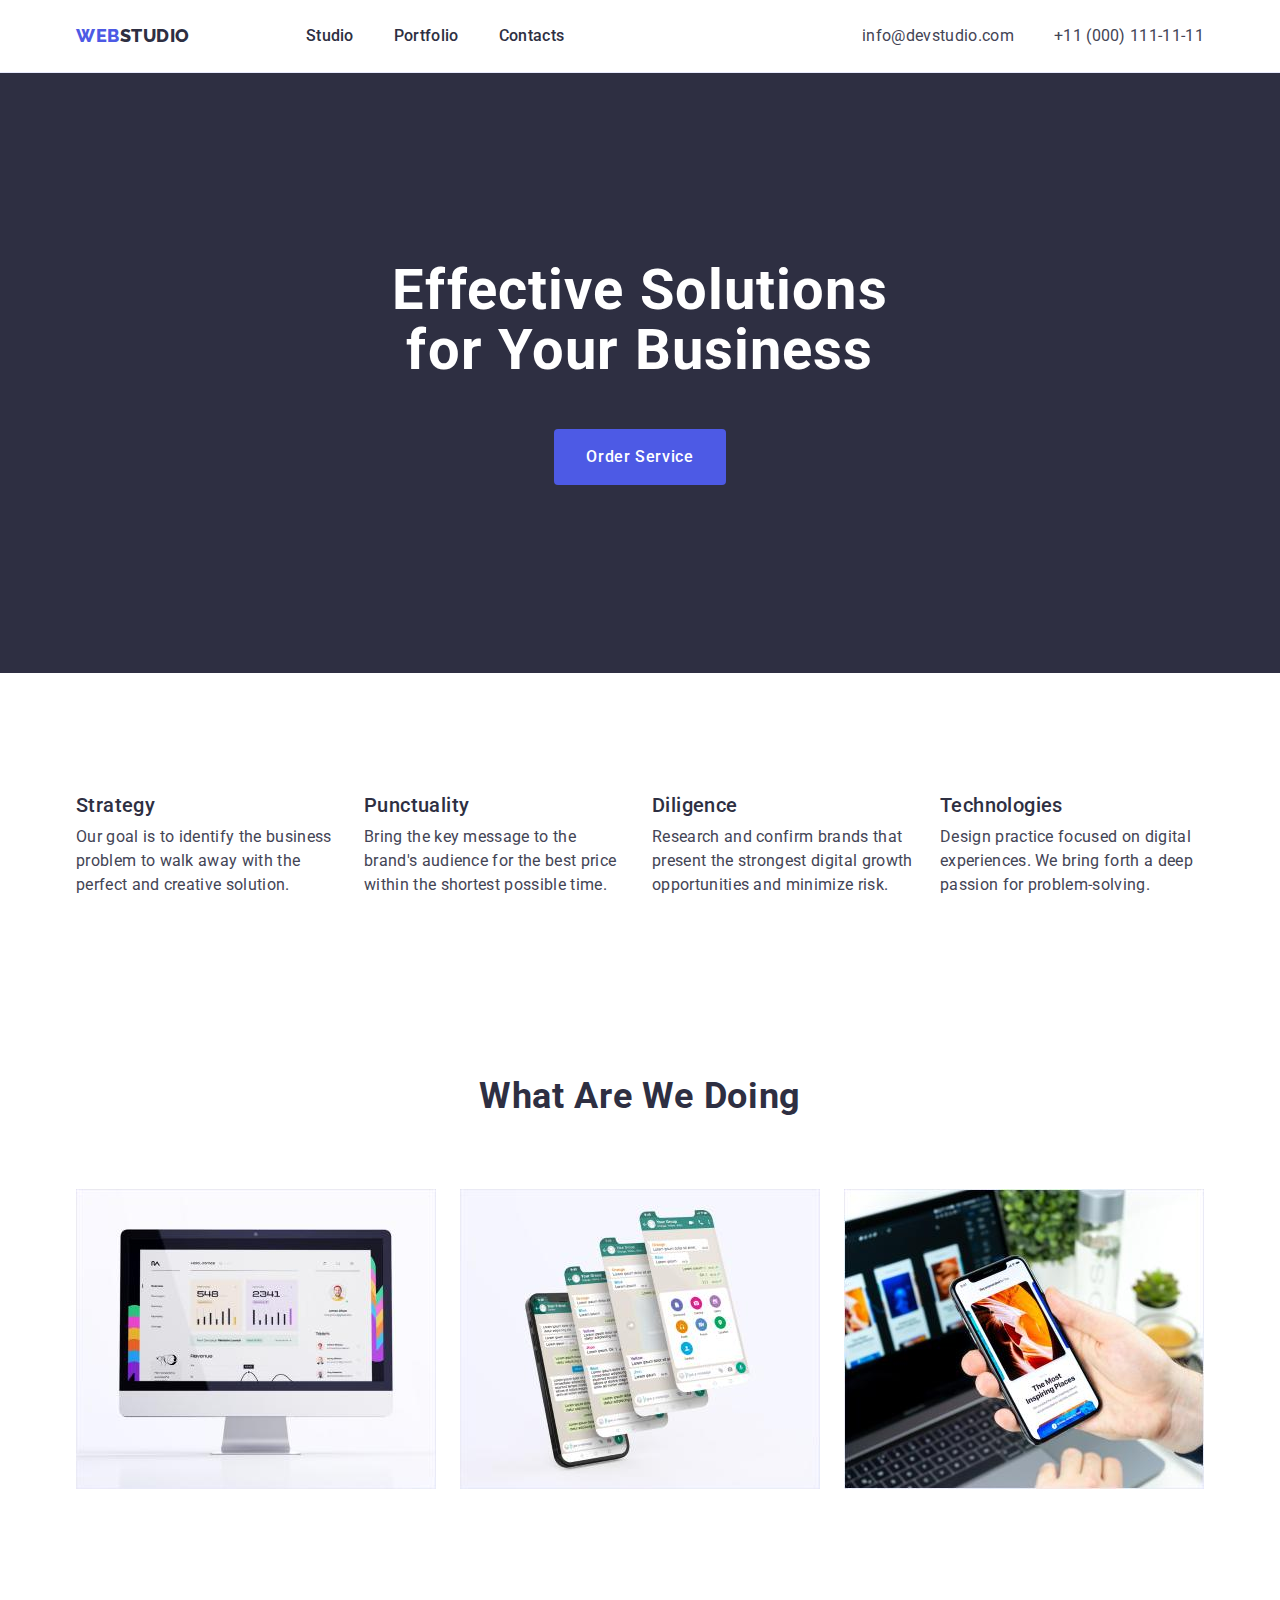
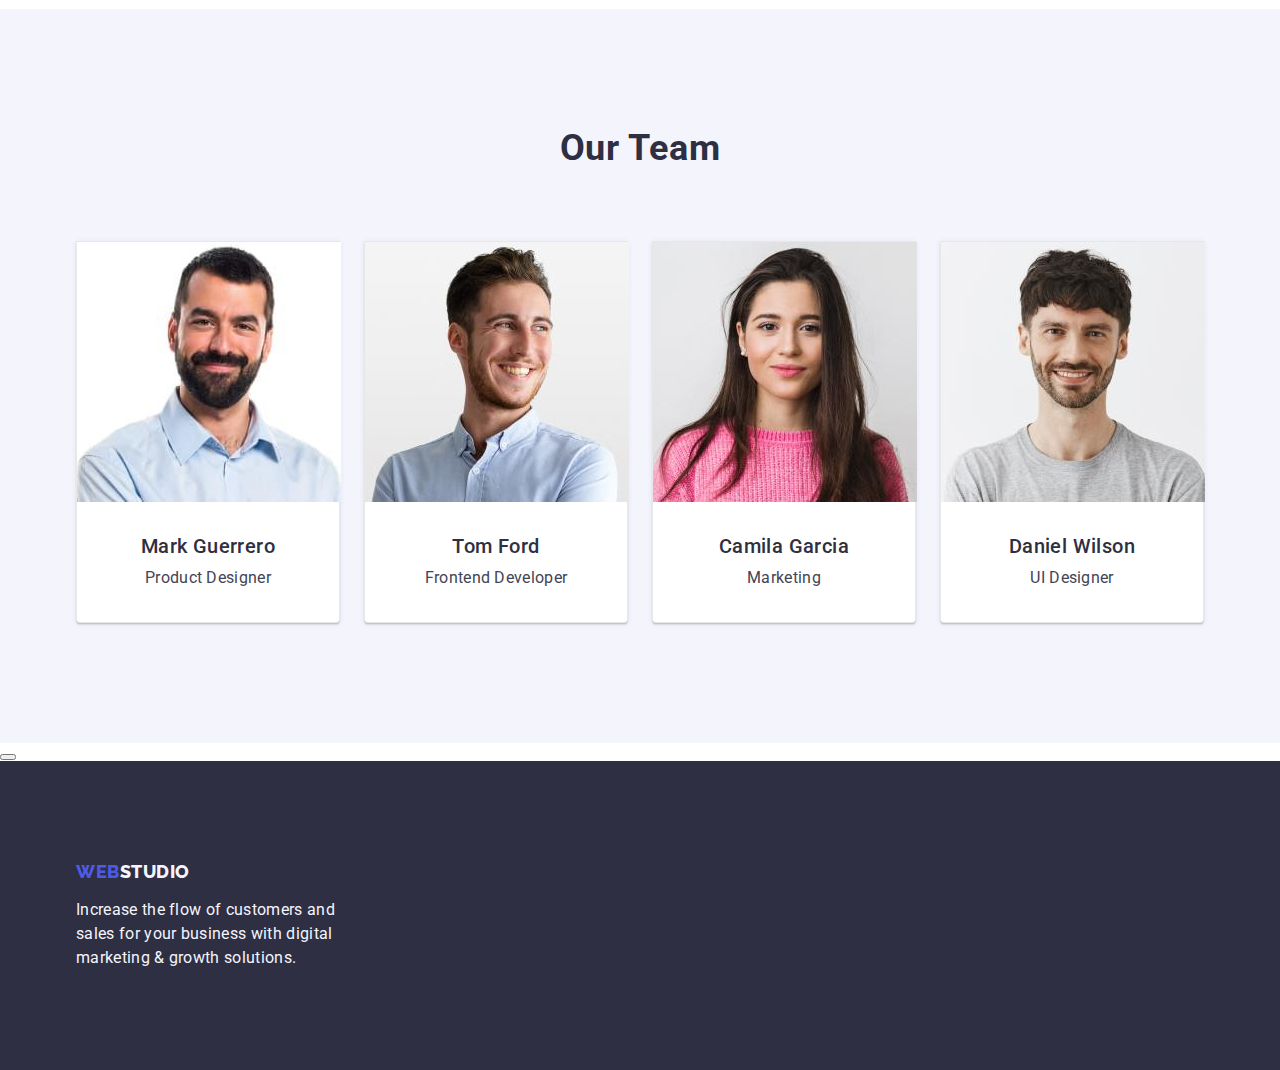
<file: index.html>
<!DOCTYPE html>
<html lang="en">

<head>
    <meta charset="UTF-8">
    <meta name="viewport" content="width=device-width, initial-scale=1.0">
    <title>Effective Solutions</title>
    <link rel="stylesheet"
        href="https://cdnjs.cloudflare.com/ajax/libs/modern-normalize/2.0.0/modern-normalize.min.css">
    <link rel="preconnect" href="https://fonts.googleapis.com">
    <link rel="preconnect" href="https://fonts.gstatic.com" crossorigin>
    <link href="https://fonts.googleapis.com/css2?family=Raleway:wght@800&family=Roboto:wght@400;500;700&display=swap"
        rel="stylesheet">
    <link rel="stylesheet" href="./css/styles.css" />
</head>

<body>
    <!-- HEADER -->
    <header class="site-header">
        <div class="container container-head">
            <nav class="nav">
                <a class=" link site-header-logo" href="./index.html">Web<span class="header-s-logo">Studio</span></a>
                <ul class=" list nav-menu">
                    <li class="nav-menu-list">
                        <a class=" link nav-menu-link" href="./index.html">Studio</a>
                    </li>
                    <li class="nav-menu-list">
                        <a class=" link nav-menu-link" href="./portfolio.html">Portfolio</a>
                    </li>
                    <li class="nav-menu-list">
                        <a class=" link nav-menu-link" href="">Contacts</a>
                    </li>
                </ul>
            </nav>
            <address class="site-address">
                <ul class=" list address-menu">
                    <li class="address-menu-list">
                        <a class=" link address-menu-link" href="mailto:info@devstudio.com">info@devstudio.com</a>
                    </li>
                    <li class="address-menu-list">
                        <a class=" link address-menu-link" href="tel:+110001111111">+11 (000) 111-11-11</a>
                    </li>
                </ul>
            </address>
        </div>
    </header>
    <!-- MAIN -->
    <main class="site-main">
        <!-- SEC1 -->
        <section class="sec-eff-sol">
            <div class="container">
                <h1 class="title-main">Effective Solutions for Your Business</h1>
                <button class="order-butt" type="button" data-modal-open>Order Service</button>
            </div>
        </section>
        <!-- SEC2 -->
        <section class="sec-features">
            <div class="container">
                <h2 class="sec-features-title visually-hidden">Features</h2>
                <ul class=" list sec-features-list">
                    <li class="sec-features-obj">
                        <h3 class="sec-features-subtitle">Strategy</h3>
                        <p class="sec-features-text">Our goal is to identify the business problem to walk away with the
                            perfect and creative solution.
                        </p>
                    </li>
                    <li class="sec-features-obj">
                        <h3 class="sec-features-subtitle">Punctuality</h3>
                        <p class="sec-features-text">Bring the key message to the brand's audience for the best price
                            within
                            the shortest possible
                            time.</p>
                    </li>
                    <li class="sec-features-obj">
                        <h3 class="sec-features-subtitle">Diligence</h3>
                        <p class="sec-features-text">Research and confirm brands that present the strongest digital
                            growth
                            opportunities and minimize
                            risk.</p>
                    </li>
                    <li class="sec-features-obj">
                        <h3 class="sec-features-subtitle">Technologies</h3>
                        <p class="sec-features-text">Design practice focused on digital experiences. We bring forth a
                            deep
                            passion for
                            problem-solving.</p>
                    </li>
                </ul>
            </div>
        </section>
        <!-- SEC3 -->
        <section class="sec-job">
            <div class="container">
                <h2 class="sec-job-title">What are we doing</h2>
                <ul class="list sec-job-list">
                    <li class="sec-job-obj">
                        <img class="" src="./images/pc.jpg" alt="PC" width="360" height="300">
                    </li>
                    <li class="sec-job-obj">
                        <img class="" src="./images/multiphone.jpg" alt="Phone with different screens" width="360"
                            height="300">
                    </li>
                    <li class="sec-job-obj">
                        <img class="sec-job-pic" src="./images/phone.jpg" alt="Phone" width="360" height="300">
                    </li>
                </ul>
            </div>
        </section>
        <!-- SEC4 -->
        <section class="sec-team">
            <div class="container">
                <h2 class="sec-team-title">Our Team</h2>
                <ul class="list sec-team-list">
                    <li class="sec-team-obj">
                        <img class="sec-team-pic" src="./images/markguerrero.jpg" alt="Mark Guerrero" width="264"
                            height="260">
                        <div class="container-team">
                            <h3 class="sec-team-subtitle">Mark Guerrero</h3>
                            <p class="sec-team-text">Product Designer</p>
                        </div>

                    </li>
                    <li class="sec-team-obj">
                        <img class="sec-team-pic" src="./images/tomford.jpg" alt="Tom Ford" width="264" height="260">
                        <div class="container-team">
                            <h3 class="sec-team-subtitle">Tom Ford</h3>
                            <p class="sec-team-text">Frontend Developer</p>
                        </div>
                    </li>
                    <li class="sec-team-obj">
                        <img class="sec-team-pic" src="./images/camilagarcia.jpg" alt="Camila Garcia" width="264"
                            height="260">
                        <div class="container-team">
                            <h3 class="sec-team-subtitle">Camila Garcia</h3>
                            <p class="sec-team-text">Marketing</p>
                        </div>
                    </li>
                    <li class="sec-team-obj">
                        <img class="sec-team-pic" src="./images/danielwilson.jpg" alt="Daniel Wilson" width="264"
                            height="260">
                        <div class="container-team">
                            <h3 class="sec-team-subtitle">Daniel Wilson</h3>
                            <p class="sec-team-text">UI Designer</p>
                        </div>
                    </li>
                </ul>
            </div>
        </section>
    </main>
    <div class="backdrop" data-modal>
        <div class="modal-window">
            <button type="button" data-modal-close></button>
        </div>
    </div>
    <!-- FOOTER -->
    <footer class="site-footer">
        <div class="container footer-container">
            <a class="link site-footer-logo" href="./index.html">Web<span class="footer-s-logo">Studio</span></a>
            <p class="text-footer">Increase the flow of customers and sales for your business with digital
                marketing & growth solutions.</p>
        </div>
    </footer>
</body>

</html>
</file>
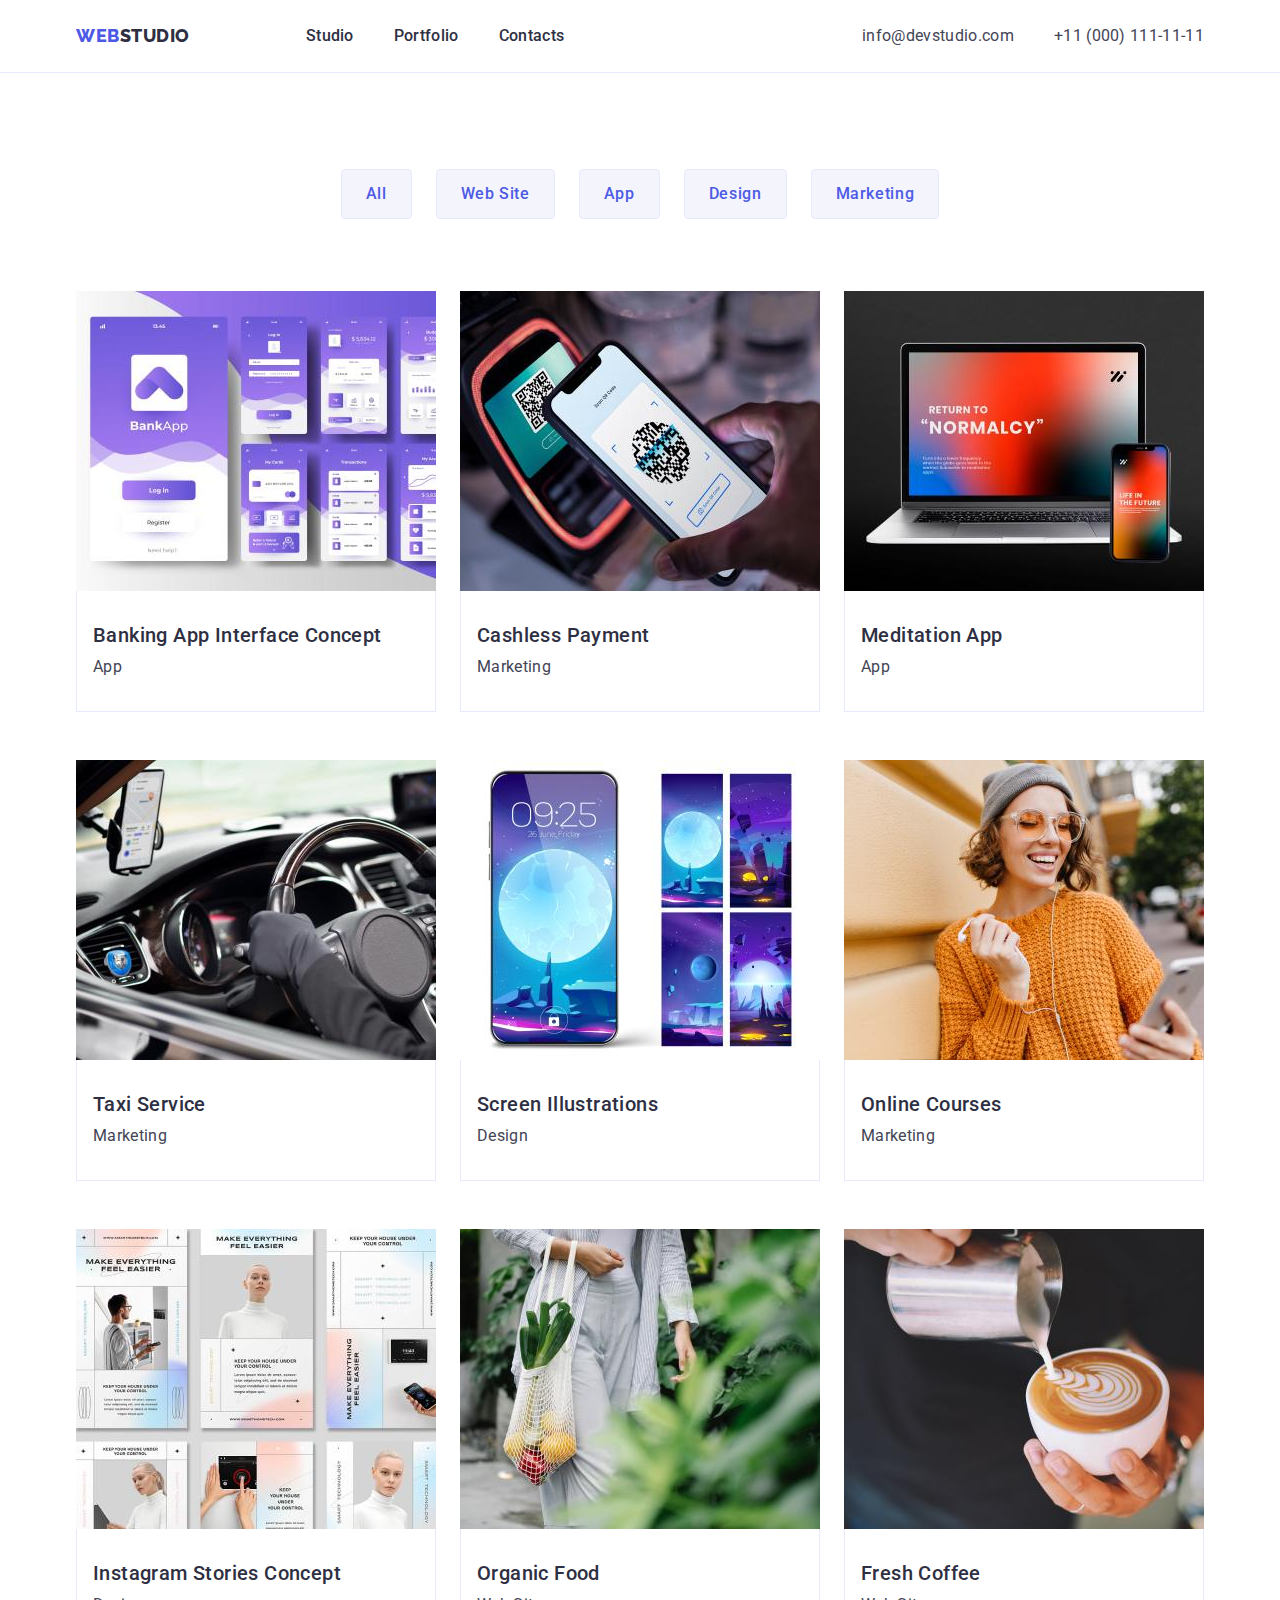
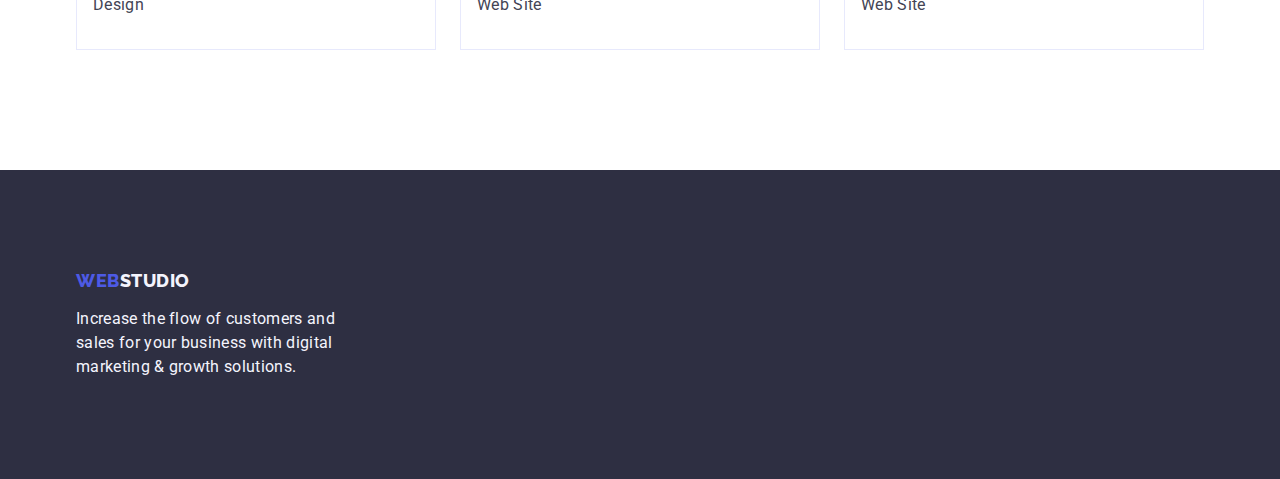
<file: portfolio.html>
<!DOCTYPE html>
<html lang="en">

<head>
    <meta charset="UTF-8">
    <meta name="viewport" content="width=device-width, initial-scale=1.0">
    <title>Portfolio</title>
    <link rel="stylesheet"
        href="https://cdnjs.cloudflare.com/ajax/libs/modern-normalize/2.0.0/modern-normalize.min.css">
    <link rel="preconnect" href="https://fonts.googleapis.com">
    <link rel="preconnect" href="https://fonts.gstatic.com" crossorigin>
    <link href="https://fonts.googleapis.com/css2?family=Raleway:wght@800&family=Roboto:wght@400;500;700&display=swap"
        rel="stylesheet">
    <link rel="stylesheet" href="./css/styles.css" />
</head>

<body>
    <!-- HEADER -->
    <header class="site-header">
        <div class="container container-head">
            <nav class="nav">
                <a class=" link site-header-logo" href="./index.html">Web<span class="header-s-logo">Studio</span></a>
                <ul class=" list nav-menu">
                    <li class="nav-menu-list">
                        <a class=" link nav-menu-link" href="./index.html">Studio</a>
                    </li>
                    <li class="nav-menu-list">
                        <a class=" link nav-menu-link" href="./portfolio.html">Portfolio</a>
                    </li>
                    <li class="nav-menu-list">
                        <a class=" link nav-menu-link" href="">Contacts</a>
                    </li>
                </ul>
            </nav>
            <address class="site-address">
                <ul class=" list address-menu">
                    <li class="address-menu-list">
                        <a class=" link address-menu-link" href="mailto:info@devstudio.com">info@devstudio.com</a>
                    </li>
                    <li class="address-menu-list">
                        <a class=" link address-menu-link" href="tel:+110001111111">+11 (000) 111-11-11</a>
                    </li>
                </ul>
            </address>
        </div>
    </header>
    <main>
        <!-- SECPORTFOLIO -->
        <section class="page-portfolio">
            <div class="container">
                <h1 class="page-portfolio-title visually-hidden">Buttons</h1>
                <ul class="list button-list">
                    <li class="button-obj">
                        <button class="button" type="button">All</button>
                    </li>
                    <li class="button-obj">
                        <button class="button" type="button">Web Site</button>
                    </li>
                    <li class="button-obj">
                        <button class="button" type="button">App</button>
                    </li>
                    <li class="button-obj">
                        <button class="button" type="button">Design</button>
                    </li>
                    <li class="button-obj">
                        <button class="button" type="button">Marketing</button>
                    </li>
                </ul>
                <ul class="list opt-list">
                    <li class="opt-obj">
                        <a class="link opt-link" href="">
                            <img class="opt-img" src="./images/bankingappinterfaceconcept.jpg"
                                alt="Banking App Interface Concept" width="360" height="300">
                            <div class="container-opt">
                                <h2 class="opt-subtitle">Banking App Interface Concept</h2>
                                <p class="opt-text">App</p>
                            </div>
                        </a>
                    </li>
                    <li class="opt-obj">
                        <a class="link opt-link" href="">
                            <img class="opt-img" src="./images/cashlesspayment.jpg" alt="Cashless Payment" width="360"
                                height="300">
                            <div class="container-opt">
                                <h2 class="opt-subtitle">Cashless Payment</h2>
                                <p class="opt-text">Marketing</p>
                            </div>
                        </a>
                    </li>
                    <li class="opt-obj">
                        <a class="link opt-link" href="">
                            <img class="opt-img" src="./images/meditationapp.jpg" alt="Meditation App" width="360"
                                height="300">
                            <div class="container-opt">
                                <h2 class="opt-subtitle">Meditation App</h2>
                                <p class="opt-text">App</p>
                            </div>
                        </a>
                    </li>
                    <li class="opt-obj">
                        <a class="link opt-link" href="">
                            <img class="opt-img" src="./images/taxiservice.jpg" alt="Taxi Service" width="360"
                                height="300">
                            <div class="container-opt">
                                <h2 class="opt-subtitle">Taxi Service</h2>
                                <p class="opt-text">Marketing</p>
                            </div>
                        </a>
                    </li>
                    <li class="opt-obj">
                        <a class="link opt-link" href="">
                            <img class="opt-img" src="./images/screenillustrations.jpg" alt="Screen Illustrations"
                                width="360" height="300">
                            <div class="container-opt">
                                <h2 class="opt-subtitle">Screen Illustrations</h2>
                                <p class="opt-text">Design</p>
                            </div>
                        </a>
                    </li>
                    <li class="opt-obj">
                        <a class="link opt-link" href="">
                            <img class="opt-img" src="./images/onlinecourses.jpg" alt="Online Courses" width="360"
                                height="300">
                            <div class="container-opt">
                                <h2 class="opt-subtitle">Online Courses</h2>
                                <p class="opt-text">Marketing</p>
                            </div>
                        </a>
                    </li>
                    <li class="opt-obj">
                        <a class="link opt-link" href="">
                            <img class="opt-img" src="./images/instagramstoriesconcept.jpg"
                                alt="Instagram Stories Concept" width="360" height="300">
                            <div class="container-opt">
                                <h2 class="opt-subtitle">Instagram Stories Concept</h2>
                                <p class="opt-text">Design</p>
                            </div>
                        </a>
                    </li>
                    <li class="opt-obj">
                        <a class="link opt-link" href="">
                            <img class="opt-img" src="./images/organicfood.jpg" alt="Organic Food" width="360"
                                height="300">
                            <div class="container-opt">
                                <h2 class="opt-subtitle">Organic Food</h2>
                                <p class="opt-text">Web Site</p>
                            </div>
                        </a>
                    </li>
                    <li class="opt-obj">
                        <a class="link opt-link" href="">
                            <img class="opt-img" src="./images/freshcoffee.jpg" alt="Fresh Coffee" width="360"
                                height="300">
                            <div class="container-opt">
                                <h2 class="opt-subtitle">Fresh Coffee</h2>
                                <p class="opt-text">Web Site</p>
                            </div>
                        </a>
                    </li>
                </ul>
            </div>
        </section>
    </main>
    <!-- FOOTER -->
    <footer class="site-footer">
        <div class="container">
            <a class="link site-footer-logo" href="./index.html">Web<span class="footer-s-logo">Studio</span></a>
            <p class="text-footer">Increase the flow of customers and sales for your business with digital marketing &
                growth solutions.</p>
        </div>
    </footer>
</body>

</html>
</file>
<file: css/styles.css>
/* RULES */
:root{
    --main-slate:#434455;
    --white: #fff;
    --iris: #4D5AE5;
    --navy-blue: #2E2F42;
    --ocean: #404BBF;
    --cloud: #F4F4FD;
    --corn: #E7E9FC;
}


body {
    font-family: 'Roboto', sans-serif;
    color: var(--main-slate);
    background-color: #FFFFFF;
}


h1,h2,h3,h4,h5,h6,p{
    margin: 0;
}


img {
    display: block;
}


.list {
    list-style: none;
    margin-top: 0;
    margin-bottom: 0;
    padding-left: 0;
}


.link {
    text-decoration: none;
}


.visually-hidden{
    position: absolute;
    width: 1px;
    height: 1px;
    margin: -1px;
    border: 0;
    padding: 0;
    white-space: nowrap;
    clip-path: inset(100%);
    clip: rect(0 0 0 0);
    overflow: hidden;
}


.container{
    width: 1158px;
    padding-left: 15px;
    padding-right: 15px;
    margin-left: auto;
    margin-right: auto;
}


/* HEADER */
.site-header{

    border-bottom: 1px solid var(--corn);
}
.container-head{
    display: flex;
    align-items: center;
    
}
  

.nav{
    display: flex;
    align-items: center;
    gap: 40px;
}


.site-header-logo{
    color: var(--iris);
    font-family: "Raleway", sans-serif;
    font-size: 18px;
    font-style: normal;
    font-weight: 800;
    line-height: 1.17;
    letter-spacing: 0.03em;
    text-transform: uppercase;
    margin-right: 76px;
    
}


.header-s-logo{
    color: var(--navy-blue);
}


.nav-menu{
    display: flex;
    align-items: center;
    gap: 40px;
    
}


.nav-menu-link{
    color: var(--navy-blue);
    padding-top: 24px;
    padding-bottom: 24px;
    display: block;
    color: var(--navy-blue);
    font-size: 16px;
    font-style: normal;
    font-weight: 500;
    line-height: 1.5;
    letter-spacing: 0.02em;
}


.nav-menu-link:hover,
.nav-menu-link:focus {
    color: var(--ocean);
}


.site-address{
    font-style: normal;
    margin-left: auto;
}


.address-menu{
    display: flex;
    gap: 40px;
}


.address-menu-link{
color: var(--main-slate);
    padding-top: 24px;
    padding-bottom: 24px;
    font-size: 16px;
    font-style: normal;
    font-weight: 400;
    line-height: 1.5;
    letter-spacing: 0.02em;
    display: block;
}


.address-menu-link:hover,
.address-menu-link:focus {
    color: var(--ocean);
}


/* SEC1 */
.sec-eff-sol{
    background-color: var(--navy-blue);
    padding-top: 188px;
    padding-bottom: 188px;
}


.title-main{
    color: var(--white);
    font-size: 56px;
    font-style: normal;
    font-weight: 700;
    line-height: 1.07;
    letter-spacing: 0.02em;
    text-align: center;
    max-width: 496px;
    margin-left: auto;
    margin-right: auto;
    margin-bottom: 48px;
        
}


.order-butt{
    font-family: 'Roboto', sans-serif;
    cursor: pointer;
    font-size: 16px;
    font-style: normal;
    font-weight: 500;
    line-height: 1.5;
    letter-spacing: 0.04em;
    color: var(--white);
    background: var(--iris);
    display: block;
    padding: 16px 32px;
    text-align: center;
    min-width: 169px;
    border: none;
    border-radius: 4px;
    margin: 0 auto;

}


.order-butt:hover,
.order-butt:focus {
    background-color: var(--ocean);
}



/* SEC2 */


.sec-features{
    padding-top: 120px;
    padding-bottom: 120px;
}


.sec-features-list{
    display: flex;
    gap: 24px;
}


.sec-features-obj{
    width: calc((100% - 72px) / 4);
}


.sec-features-subtitle{
    font-size: 20px;
    font-style: normal;
    font-weight: 500;
    line-height: 1.2;
    letter-spacing: 0.02em;
    color: var(--navy-blue);
    margin-bottom: 8px;
}


.sec-features-text{
    font-size: 16px;
    font-weight: 400;
    line-height: 1.5;
    letter-spacing: 0.02em;
}


/* SEC3 */
.sec-job {
    padding-top: 60px;
    padding-bottom: 120px;
}


.sec-job-title{
    text-align: center;
    font-size: 36px;
    font-style: normal;
    font-weight: 700;
    line-height: 1.11;
    letter-spacing: 0.02em;
    text-transform: capitalize;
    color: var(--navy-blue);
    margin-left: auto;
    margin-right: auto;
    margin-bottom: 72px;
}


.sec-job-list {
    display: flex;
    flex-wrap: wrap;
    gap: 24px;
}


.sec-job-obj{
    width: calc((100% - 3 * 16px) / 3);
}


/* SEC4 */
.sec-team{
    background-color: var(--cloud);
    padding-top: 120px;
    padding-bottom: 120px;
}


.sec-team-title{
    color: var(--navy-blue);
    text-align: center;
    font-size: 36px;
    font-style: normal;
    font-weight: 700;
    line-height: 1.11;
    letter-spacing: 0.02em;
    text-transform: capitalize;
    margin-left: auto;
    margin-right: auto;
    margin-bottom: 72px;
}


.sec-team-list{
    display: flex;
    gap: 24px;
    /* padding: 264px 380px; */
}


.sec-team-obj{
    background-color: var(--white);
    /* width: calc((100% - 3 * 24px) / 4);
    border: 1px;
    border-radius: 0px 0px 4px 4px;
    box-shadow: 0px 2px 1px 0px rgba(46, 47, 66, 0.08), 0px 1px 1px 0px rgba(46, 47, 66, 0.16), 0px 1px 6px 0px rgba(46, 47, 66, 0.08);
    padding: 260 365; */
    
    border-radius: 0px 0px 4px 4px;
    border: 1px solid rgba(17, 17, 17, 0.1);
    background: #fff;
    box-shadow: 0px 2px 1px 0px rgba(46, 47, 66, 0.08), 0px 1px 1px 0px rgba(46, 47, 66, 0.16), 0px 1px 6px 0px rgba(46, 47, 66, 0.08);
    width: calc((100% - 72px) / 4)
}


.container-team{
    padding-top: 32px;
    padding-bottom: 32px;

}
.sec-team-subtitle{
    color: var(--navy-blue);
    font-size: 20px;
    font-style: normal;
    font-weight: 500;
    line-height: 1.2;
    letter-spacing: 0.02em;
    text-align: center;
    margin-bottom: 8px
    
}


.sec-team-text{
    font-size: 16px;
    line-height: 1.5;
    letter-spacing: 0.02em;
    text-align: center;
    
}


/* SECPORTFOLIO */
.page-portfolio{
    padding-top: 96px;
    padding-bottom: 120px;
}
.button-list{
    display: flex;
    gap: 24px;
    justify-content: center;
    margin-bottom: 72px
}


.button{
    font-family: "Roboto", sans-serif;
    cursor: pointer;
    font-size: 16px;
    font-style: normal;
    font-weight: 500;
    line-height: 1.5;
    letter-spacing: 0.04em;
    color: var(--iris);
    border: 1px solid #E7E9FC;
    background: var(--cloud);
    display: block;
    text-align: center;
    border: none;
    border-radius: 4px;
    padding: 12px 24px;
    border: 1px solid #e7e9fc
}


.button:hover,
.button:focus {
    color: var(--white);
    background-color: var(--ocean) ;
    border: 1px solid transparent;
    box-shadow: 0px 2px 2px 0px rgba(0, 0, 0, 0.12), 0px 2px 1px 0px rgba(0, 0, 0, 0.08), 0px 3px 1px 0px rgba(0, 0, 0, 0.10);
}


.opt-list {
    display: flex;
    flex-wrap: wrap;
    gap: 24px;
    row-gap: 48px;
}


.opt-obj{
    width: calc((100% - 48px) / 3);
    background: #fff;
    
}


.container-opt{
    padding: 32px 16px;
    border: 1px solid #e7e9fc;
    border-top: none;

}
.opt-subtitle{
    font-size: 20px;
    font-style: normal;
    font-weight: 500;
    line-height: 1.2;
    letter-spacing: 0.02em;
    color: var(--navy-blue);
    margin-bottom: 8px
    
}


.opt-text{
    color: var(--main-slate);
    font-size: 16px;
    line-height: 1.5;
    letter-spacing: 0.02em;
    
}


/* FOOTER */
.site-footer{
    background-color: var(--navy-blue);
    padding-top: 100px;
    padding-bottom: 100px;
}


.site-footer-logo {
    color: var(--iris);
    font-family: "Raleway", sans-serif;
    font-size: 18px;
    font-style: normal;
    font-weight: 800;
    line-height: 1.17;
    letter-spacing: 0.03em;
    text-transform: uppercase;
    text-decoration: none;
    display: inline-block;
    margin-bottom: 16px;
}


.footer-s-logo {
    color: var(--cloud);
}


.text-footer {
    color: var(--cloud);
    font-size: 16px;
    line-height: 1.5;
    letter-spacing: 0.02em;
    max-width: 264px;
}
</file>
